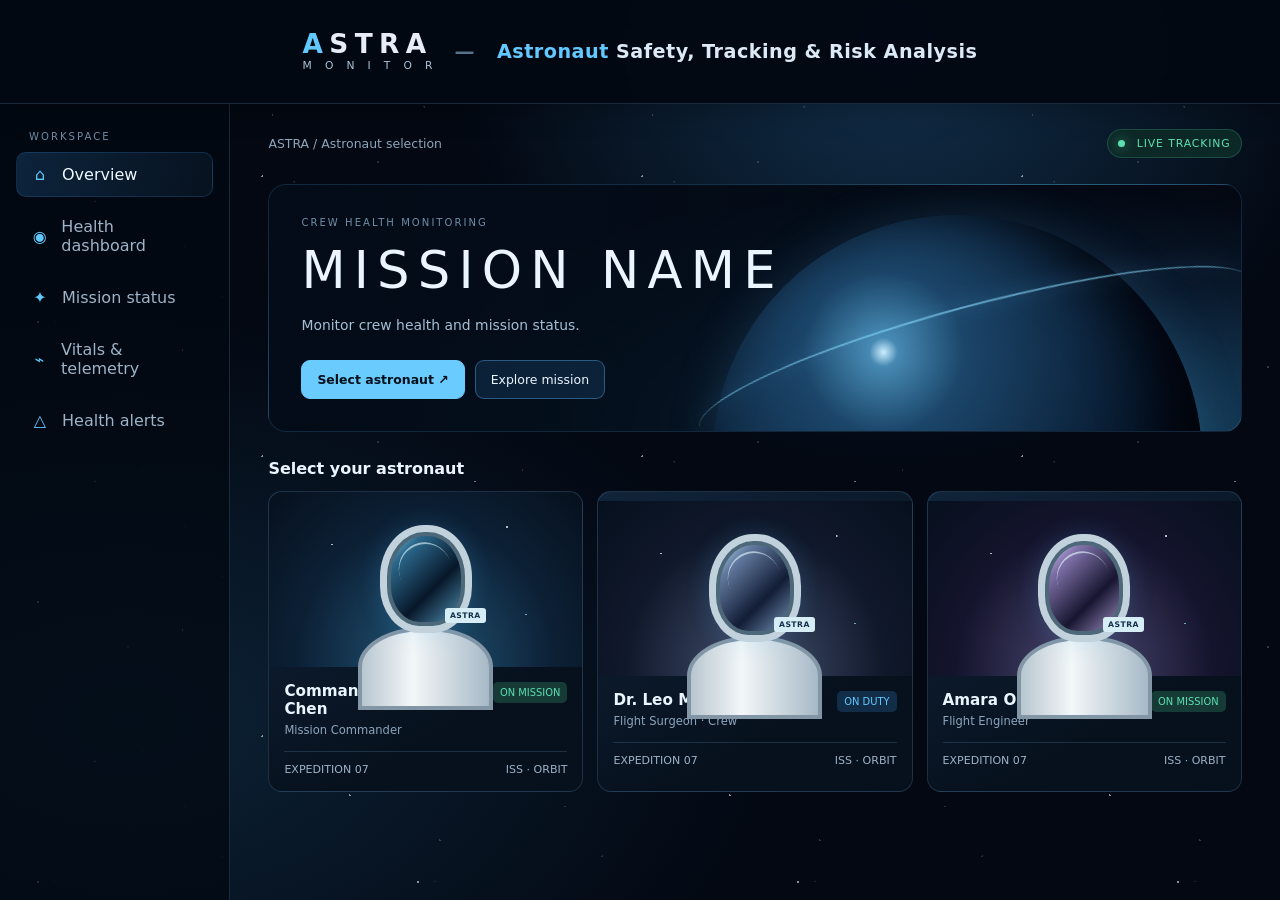
<file: index.html>
<!DOCTYPE html>
<html lang="en">
 <head>
  <meta charset="utf-8"/>
  <meta content="width=device-width, initial-scale=1.0" name="viewport"/>
  <title>
   ASTRA — Astronaut Health &amp; Mission Control
  </title>
  <link href="style.css" rel="stylesheet"/>
 </head>
 <body>
  <div class="stars">
  </div>
  <div id="intro">
   <div class="intro-mark">
    <div class="logo">
    <span>A</span>STRA
    </div>
    <div class="intro-line">
    </div>
    <div class="intro-sub">
    <h3>Astronaut Safety, Tracking & Risk Analysis</h3><h2>MONITOR
     <!-- Astronaut Systems · Telemetry · Research · Analytics -->
    </div>
   </div>
  </div>
  <header class="global-brandbar">
   <div class="global-brandbar-title">
    <div class="global-wordmark">
     <span class="global-brand"><span class="global-brand-accent">A</span>STRA</span>
     <span class="global-monitor"><span>M</span><span>O</span><span>N</span><span>I</span><span>T</span><span>O</span><span>R</span></span>
    </div>
    <span class="global-brandbar-divider">—</span>
    <span class="global-brandbar-description"><span class="global-title-accent">Astronaut</span> Safety, Tracking &amp; Risk Analysis</span>
   </div>
  </header>
  <div class="app">
   <aside class="sidebar">
    <div class="eyebrow" style="padding:0 13px 10px">
     Workspace
    </div>
    <nav aria-label="Main navigation" class="nav">
     <button class="active" data-screen="select">
      <span class="ico">
       ⌂
      </span>
      Overview
     </button>
     <button data-screen="dashboard">
      <span class="ico">
       ◉
      </span>
      Health dashboard
     </button>
     <button data-screen="mission">
      <span class="ico">
       ✦
      </span>
      Mission status
     </button>
     <button data-screen="vitals">
      <span class="ico">
       ⌁
      </span>
      Vitals &amp; telemetry
     </button>
     <button data-screen="alerts">
      <span class="ico">
       △
      </span>
      Health alerts
     </button>
    </nav>
</aside>
   <main class="main">
    <header class="topbar">
     <div class="crumb">
      ASTRA /
      <span id="crumb">
       Astronaut selection
      </span>
     </div>
     <div class="topright">
      <span class="live">
       <span class="status-dot">
       </span>
       LIVE TRACKING
      </span>
     </div>
    </header>
    <section class="screen active" id="select">
     <div class="hero">
      <div class="hero-content">
       <div class="eyebrow">
        Crew health monitoring
       </div>
       <h1>
        MISSION NAME
       </h1>
       <p>
        Monitor crew health and mission status.
       </p>
       <div class="hero-actions">
        <button class="btn primary" id="chooseBtn">
         Select astronaut ↗
        </button>
        <button class="btn" data-goto="mission">
         Explore mission
        </button>
       </div>
      </div>
     </div>
     <div class="section-head">
      <div>
       <h2>
        Select your astronaut
       </h2>
      </div>
     </div>
     <div class="cards">
      <button class="astronaut-card" data-astronaut="maya">
       <div class="portrait">
        <div class="helmet">
        </div>
        <div class="suit">
        </div>
        <span class="patch">
         ASTRA
        </span>
       </div>
       <div class="card-body">
        <div class="card-top">
         <div>
          <h3>
           Commander Maya Chen
          </h3>
          <div class="role">
           Mission Commander
          </div>
         </div>
         <span class="tag">
          ON MISSION
         </span>
        </div>
        <div class="card-meta">
         <span>
          EXPEDITION 07
         </span>
         <span>
          ISS · ORBIT
         </span>
        </div>
       </div>
      </button>
      <button class="astronaut-card" data-astronaut="leo">
       <div class="portrait" style="background:radial-gradient(ellipse at 50% 95%,#45516f,#10182b 58%,#06101d)">
        <div class="helmet" style="background:linear-gradient(135deg,#c2eaff,#61799e 24%,#121c35 62%,#82a6c9)">
        </div>
        <div class="suit">
        </div>
        <span class="patch">
         ASTRA
        </span>
       </div>
       <div class="card-body">
        <div class="card-top">
         <div>
          <h3>
           Dr. Leo Martínez
          </h3>
          <div class="role">
           Flight Surgeon · Crew
          </div>
         </div>
         <span class="tag blue">
          ON DUTY
         </span>
        </div>
        <div class="card-meta">
         <span>
          EXPEDITION 07
         </span>
         <span>
          ISS · ORBIT
         </span>
        </div>
       </div>
      </button>
      <button class="astronaut-card" data-astronaut="amara">
       <div class="portrait" style="background:radial-gradient(ellipse at 50% 95%,#4c4a73,#15142d 58%,#06101d)">
        <div class="helmet" style="background:linear-gradient(135deg,#e6d6ff,#7d70a7 24%,#17152f 62%,#b0a0d8)">
        </div>
        <div class="suit">
        </div>
        <span class="patch">
         ASTRA
        </span>
       </div>
       <div class="card-body">
        <div class="card-top">
         <div>
          <h3>
           Amara Okafor
          </h3>
          <div class="role">
           Flight Engineer
          </div>
         </div>
         <span class="tag">
          ON MISSION
         </span>
        </div>
        <div class="card-meta">
         <span>
          EXPEDITION 07
         </span>
         <span>
          ISS · ORBIT
         </span>
        </div>
       </div>
      </button>
     </div>
    </section>
    <section class="screen" id="dashboard">
     <div class="section-head" style="margin-top:0">
      <div>
       <div class="eyebrow">
        Crew health intelligence
       </div>
       <h2 style="font-size:1.5rem;margin-top:7px">
        Crew dashboard
       </h2>
       <p>
        Expedition 07 · Crew monitoring
       </p>
      </div>
      <button class="btn" data-goto="select">
       ↶ Change crew
      </button>
     </div>
     <div class="profile-scan-row">
<div class="crew-left-stack">
<div class="profile-strip">
      <div class="mini-portrait">
       <div class="helmet">
       </div>
      </div>
      <div class="profile-info">
       <div class="eyebrow" id="crew-role">
        MISSION COMMANDER
       </div>
       <h2 id="crew-name">
        Commander Maya Chen
       </h2>
       <p id="crew-sub">
        Expedition 07 · International Space Station · Orbit 412
       </p>
      </div>
     </div>
<div class="panel latest-update-card">
      <div class="panel-title">
       <h3>Latest update</h3>
      </div>
      <div class="latest-update-content">
       <span>No critical alerts</span>
       <span class="tag pulse latest-healthy-badge">HEALTHY</span>
      </div>
     </div>
</div>
<section class="astra-body-scan panel" aria-label="Astronaut body scan">
      <div class="panel-title">
       <h3>Astronaut body scan</h3>
       
      </div>
      <p class="scan-caption">Hover over the astronaut, to view the readings.</p>
      <div class="astra-scan-layout">
       <div class="astra-scan-stage" id="astraStage" tabindex="0" aria-label="Astronaut body scan. Hover or tap to reveal organs.">
        <svg viewBox="0 0 300 480" role="img" aria-label="Astronaut and body scan">

          <g id="stars"></g>
          <g class="figure">
          <!-- Spacesuit -->
          <g class="suit">
            <!-- Rounded helmet -->
            <path class="shade" d="M111 91C111 52 128 29 150 29S189 52 189 91C189 119 173 137 150 137S111 119 111 91Z"/>
            <ellipse class="part" cx="150" cy="88" rx="42" ry="49"/>
            <ellipse class="visor" cx="150" cy="88" rx="34" ry="40"/>
            <path class="glint" d="M126 72Q137 53 157 52"/>

            <!-- Anatomically shaped pressure suit: shoulders, tapered waist and limbs -->
            <path class="part" d="M112 145Q122 135 137 132L150 140L163 132Q178 135 188 145
              Q201 151 207 171L219 238Q221 252 208 257L197 260L187 205
              L190 280Q190 294 176 297L124 297Q110 294 110 280L113 205
              L103 260L92 257Q79 252 81 238L93 171Q99 151 112 145Z"/>
            <path class="shade" d="M125 139Q150 151 175 139L184 163Q177 177 150 177Q123 177 116 163Z"/>
            <path class="shade" d="M112 282Q150 293 188 282L184 315Q180 327 168 327H132Q120 327 116 315Z"/>
            <path class="part" d="M119 311Q133 317 146 315L143 413Q142 428 131 432L117 432Q108 428 109 414Z"/>
            <path class="part" d="M154 315Q167 317 181 311L191 414Q192 428 183 432L169 432Q158 428 157 413Z"/>
            <path class="shade" d="M109 416Q126 423 143 417L145 447Q145 458 134 460H111Q102 457 103 447Z"/>
            <path class="shade" d="M157 417Q174 423 191 416L197 447Q198 457 189 460H166Q155 458 155 447Z"/>

            <!-- Suit seams and chest telemetry panel -->
            <path class="seam" d="M116 278Q150 288 184 278"/>
            <path class="seam" d="M150 177V278"/>
            <rect class="visor" x="133" y="190" width="34" height="24" rx="6"/>
            <circle class="led a" cx="142" cy="202" r="2.5"/>
            <circle class="led b" cx="150" cy="202" r="2.5"/>
            <circle class="led c" cx="158" cy="202" r="2.5"/>
            <path class="seam" d="M98 245L109 249M202 245L191 249"/>
          </g>

          <!-- Body scan (same silhouette as the suit) -->
          <g class="body">
            <!-- Human-shaped scan outline, aligned to the suit silhouette -->
            <ellipse class="line skin" pathLength="1" cx="150" cy="88" rx="36" ry="44"/>
            <path class="line skin" pathLength="1" d="M139 128L139 142Q122 140 111 149Q99 158 96 180L84 239Q82 251 94 255L103 257L116 205L112 279Q111 294 126 298L174 298Q189 294 188 279L184 205L197 257L206 255Q218 251 216 239L204 180Q201 158 189 149Q178 140 161 142L161 128"/>
            <path class="line skin" pathLength="1" d="M126 298Q119 307 117 320L111 412Q110 428 121 432L132 432Q143 429 143 414L146 317"/>
            <path class="line skin" pathLength="1" d="M154 317L157 414Q157 429 168 432L179 432Q190 428 189 412L183 320Q181 307 174 298"/>
            <!-- Mind -->
            <ellipse class="organ" data-vital="mind" cx="150" cy="80" rx="26" ry="22"><title>Mind: stress level</title></ellipse>

            <!-- Lungs -->
            <path class="organ" data-vital="lungs" d="M116 172Q104 202 112 232Q136 238 144 218L144 178Q130 166 116 172Z"><title>Lungs: SpO2</title></path>
            <path class="organ" data-vital="lungs" d="M184 172Q196 202 188 232Q164 238 156 218L156 178Q170 166 184 172Z"><title>Lungs: SpO2</title></path>

            <!-- Heart -->
            <g transform="translate(160 214) scale(1.5) translate(-160 -214)">
              <path class="organ beat" data-vital="heart" d="M160 232C142 216 142 200 152 200C157 200 160 204 160 207C160 204 164 200 169 200C179 200 179 216 160 232Z"><title>Heart: heart rate</title></path>
            </g>

            <circle class="ring" cx="160" cy="214" r="14"/>

            <!-- Core temperature -->
            <g class="organ core" data-vital="temp"><title>Body temperature</title>
              <rect x="120" y="246" width="60" height="36" rx="12"/>
              <rect class="tube" x="146" y="250" width="8" height="18" rx="4"/>
              <rect class="solid mercury" x="147.5" y="251.5" width="5" height="15" rx="2.5"/>
              <circle class="solid" cx="150" cy="272" r="6"/>
            </g>
          </g>
          </g>
        </svg>
        <div class="astra-scan-tip" id="astraTip"><span id="astraTipLabel"></span><b id="astraTipValue"></b></div>
       </div>
       <div class="astra-scan-values">
        <div class="scan-value" data-scan="heart"><span>Heart rate</span><strong><b id="scanHeart">72</b> <small>bpm</small></strong></div>
        <div class="scan-value" data-scan="mind"><span>Stress level</span><strong><b id="scanMind">30</b> <small>/ 100</small></strong><i><em id="scanMindBar"></em></i></div>
        <div class="scan-value" data-scan="lungs"><span>Blood oxygen</span><strong><b id="scanLungs">98</b> <small>%</small></strong></div>
        <div class="scan-value" data-scan="temp"><span>Body temperature</span><strong><b id="scanTemp">36.8</b> <small>°C</small></strong></div>
       </div>
      </div>
      
     </section>
</div>

     <div class="dashboard-grid">
      <div class="panel">
       <div class="panel-title">
        <h3>
         Heart rate
        </h3>
        <span>
         LAST 10 SECONDS
        </span>
       </div>
       <svg aria-label="Simulated heart rate waveform" class="chart" preserveaspectratio="none" viewbox="0 0 600 150">
        <defs>
         <lineargradient id="area" x1="0" x2="0" y1="0" y2="1">
          <stop offset="0" stop-color="#54d8ff" stop-opacity=".22">
          </stop>
          <stop offset="1" stop-color="#54d8ff" stop-opacity="0">
          </stop>
         </lineargradient>
        </defs>
        <g stroke="#183149" stroke-width="1">
         <path d="M0 25H600M0 60H600M0 95H600M0 130H600">
         </path>
         <path d="M100 0V150M200 0V150M300 0V150M400 0V150M500 0V150">
         </path>
        </g>
        <path d="M0 78 L30 78 L40 72 L50 85 L61 78 L72 78 L83 78 L92 32 L101 119 L110 60 L120 78 L160 78 L170 73 L180 84 L190 78 L220 78 L230 31 L239 119 L248 60 L258 78 L300 78 L310 73 L320 84 L330 78 L360 78 L370 31 L379 119 L388 60 L398 78 L440 78 L450 73 L460 84 L470 78 L500 78 L510 31 L519 119 L528 60 L538 78 L600 78 L600 150 L0 150Z" fill="url(#area)" id="waveArea">
        </path>
        <path d="M0 78 L30 78 L40 72 L50 85 L61 78 L72 78 L83 78 L92 32 L101 119 L110 60 L120 78 L160 78 L170 73 L180 84 L190 78 L220 78 L230 31 L239 119 L248 60 L258 78 L300 78 L310 73 L320 84 L330 78 L360 78 L370 31 L379 119 L388 60 L398 78 L440 78 L450 73 L460 84 L470 78 L500 78 L510 31 L519 119 L528 60 L538 78 L600 78" fill="none" id="waveLine" stroke="#69dcff" stroke-linecap="round" stroke-linejoin="round" stroke-width="2">
        </path>
       </svg>
       <div class="chart-labels">
        <span>
         −10 sec
        </span>
        <span>
         −7.5 sec
        </span>
        <span>
         −5 sec
        </span>
        <span>
         −2.5 sec
        </span>
        <span>
         NOW
        </span>
       </div>
      </div>
      <div class="panel">
       <div class="panel-title">
        <h3>
         Health status
        </h3>
        <span>
         STATUS CHECK
        </span>
       </div>
       <div class="health-list">
        <div class="health-row">
         <div class="health-icon">
          ♥
         </div>
         <div>
          Cardiovascular
          <small>
           Heart rate &amp; rhythm
          </small>
          <div class="bar">
           <span style="width:91%">
           </span>
          </div>
         </div>
         <div class="health-value" style="color:var(--green)">
          Normal
         </div>
        </div>
        <div class="health-row">
         <div class="health-icon">
          ◉
         </div>
         <div>
          Respiratory
          <small>
           Oxygen &amp; respiration
          </small>
          <div class="bar">
           <span style="width:98%">
           </span>
          </div>
         </div>
         <div class="health-value" style="color:var(--green)">
          Normal
         </div>
        </div>
        <div class="health-row">
         <div class="health-icon">
          ⌁
         </div>
         <div>
          Thermoregulation
          <small>
           Core temperature
          </small>
          <div class="bar">
           <span style="width:85%">
           </span>
          </div>
         </div>
         <div class="health-value" style="color:var(--green)">
          Normal
         </div>
        </div>
        <div class="health-row">
         <div class="health-icon">
          ☾
         </div>
         <div>
          Sleep &amp; recovery
          <small>
           Last rest period
          </small>
          <div class="bar">
           <span style="width:76%">
           </span>
          </div>
         </div>
         <div class="health-value" style="color:var(--green)">
          Good
         </div>
        </div>
       </div>
      </div>
     </div>
     
    </section>
    <section class="screen" id="mission">
     <div class="section-head" style="margin-top:0">
      <div>
       <div class="eyebrow">
        Expedition 07
       </div>
       <h2 style="font-size:1.5rem;margin-top:7px">
        Mission status
       </h2>
       <p>
        Mission overview and crew readiness.
       </p>
      </div>
      <span class="live">
       <span class="status-dot">
       </span>
       MISSION ACTIVE
      </span>
     </div>
     <div class="mission-layout">
      <div class="panel mission-visual">
       <div class="eyebrow" style="position:relative;z-index:2">
        ORBITAL VIEW · SIMULATION
       </div>
       <div class="planet">
       </div>
       <div class="orbit">
       </div>
      </div>
      <div class="panel">
       <div class="panel-title">
        <h3>
         Mission overview
        </h3>
        <span>
         ASTRA / ISS
        </span>
       </div>
       <div class="mission-facts">
        <div class="fact">
         <span>
          Mission
         </span>
         <strong>
          Expedition 07
         </strong>
        </div>
        <div class="fact">
         <span>
          Destination
         </span>
         <strong>
          Low Earth Orbit
         </strong>
        </div>
        <div class="fact">
         <span>
          Mission elapsed
         </span>
         <strong>
          18d 06h 42m
         </strong>
        </div>
        <div class="fact">
         <span>
          Crew readiness
         </span>
         <strong style="color:var(--green)">
          Nominal · 98%
         </strong>
        </div>
        <div class="fact">
         <span>
          Next health check
         </span>
         <strong>
          15:00 UTC
         </strong>
        </div>
        <div class="fact">
         <span>
          Communications
         </span>
         <strong style="color:var(--green)">
          Connected
         </strong>
        </div>
       </div>
      </div>
     </div>
     <div class="section-head">
      <div>
       <h2>
        Mission timeline
       </h2>
       <p>
        Mission milestones
       </p>
      </div>
     </div>
     <div class="panel table-wrap">
      <table class="data-table">
       <thead>
        <tr>
         <th>
          TIME (UTC)
         </th>
         <th>
          EVENT
         </th>
         <th>
          DETAIL
         </th>
         <th>
          STATUS
         </th>
        </tr>
       </thead>
       <tbody>
        <tr>
         <td>
          08:00
         </td>
         <td>
          Daily health baseline
         </td>
         <td>
          Biometric calibration complete
         </td>
         <td>
          <span class="status-pill">
           Complete
          </span>
         </td>
        </tr>
        <tr>
         <td>
          10:30
         </td>
         <td>
          Systems inspection
         </td>
         <td>
          Life-support diagnostics
         </td>
         <td>
          <span class="status-pill">
           Complete
          </span>
         </td>
        </tr>
        <tr>
         <td>
          14:32
         </td>
         <td>
          Telemetry sync
         </td>
         <td>
          All crew wearables connected
         </td>
         <td>
          <span class="status-pill">
           Complete
          </span>
         </td>
        </tr>
        <tr>
         <td>
          15:00
         </td>
         <td>
          Scheduled health check
         </td>
         <td>
          Vitals review and wellbeing survey
         </td>
         <td>
          <span class="status-pill warning">
           Upcoming
          </span>
         </td>
        </tr>
       </tbody>
      </table>
     </div>
    </section>
    <section class="screen" id="vitals">
     <div class="section-head" style="margin-top:0">
      <div>
       <div class="eyebrow">
        Live biosensors
       </div>
       <h2 style="font-size:1.5rem;margin-top:7px">
        Vitals &amp; telemetry
       </h2>
       <p>
        Demo readings refresh automatically.
       </p>
      </div>
      <span class="live">
       <span class="status-dot">
       </span>
       STREAM ACTIVE
      </span>
     </div>
     <div class="metric-grid">
      <div class="metric">
       <div class="metric-label">
        HEART RATE
       </div>
       <div class="metric-value">
        <span id="hr2">
         68
        </span>
        <span class="unit">
         bpm
        </span>
       </div>
       <div class="metric-foot">
        Expected demo range: 60–100
       </div>
      </div>
      <div class="metric">
       <div class="metric-label">
        SPO₂
       </div>
       <div class="metric-value">
        <span id="spo22">
         98
        </span>
        <span class="unit">
         %
        </span>
       </div>
       <div class="metric-foot">
        Expected demo range: 95–100%
       </div>
      </div>
      <div class="metric">
       <div class="metric-label">
        TEMPERATURE
       </div>
       <div class="metric-value">
        <span id="temp2">
         36.7
        </span>
        <span class="unit">
         °C
        </span>
       </div>
       <div class="metric-foot">
        Simulated core temperature
       </div>
      </div>
      <div class="metric">
       <div class="metric-label">
        STRESS INDEX
       </div>
       <div class="metric-value">
        <span id="stress2">
         24
        </span>
        <span class="unit">
         / 100
        </span>
       </div>
       <div class="metric-foot">
        Simulated wellness indicator
       </div>
      </div>
     </div>
     <div class="panel">
      <div class="panel-title">
       <h3>
        Live readings
       </h3>
       <span id="lastSync">
        SYNCED JUST NOW
       </span>
      </div>
      <div class="table-wrap">
       <table class="data-table">
        <thead>
         <tr>
          <th>
           PARAMETER
          </th>
          <th>
           READING
          </th>
          <th>
           UNIT
          </th>
          <th>
           DEMO INTERPRETATION
          </th>
          <th>
           FEED
          </th>
         </tr>
        </thead>
        <tbody id="vitalsRows">
         <tr>
          <td>
           Heart rate
          </td>
          <td>
           68
          </td>
          <td>
           bpm
          </td>
          <td>
           Within illustrative range
          </td>
          <td>
           <span class="status-pill">
            Live
           </span>
          </td>
         </tr>
         <tr>
          <td>
           Oxygen saturation
          </td>
          <td>
           98
          </td>
          <td>
           %
          </td>
          <td>
           Nominal
          </td>
          <td>
           <span class="status-pill">
            Live
           </span>
          </td>
         </tr>
         <tr>
          <td>
           Body temperature
          </td>
          <td>
           36.7
          </td>
          <td>
           °C
          </td>
          <td>
           Stable
          </td>
          <td>
           <span class="status-pill">
            Live
           </span>
          </td>
         </tr>
         <tr>
          <td>
           Stress index
          </td>
          <td>
           24
          </td>
          <td>
           /100
          </td>
          <td>
           Low
          </td>
          <td>
           <span class="status-pill">
            Live
           </span>
          </td>
         </tr>
        </tbody>
       </table>
      </div>
     </div>
     <p class="footnote">
      Demo values only — not real medical measurements.
     </p>
    </section>
    <section class="screen" id="alerts">
     <div class="section-head" style="margin-top:0">
      <div>
       <div class="eyebrow">
        Crew safety
       </div>
       <h2 style="font-size:1.5rem;margin-top:7px">
        Health alerts
       </h2>
       <p>
        Current system alerts.
       </p>
      </div>
      <span class="tag">
       0 CRITICAL
      </span>
     </div>
     <div class="panel">
      <div class="panel-title">
       <h3>
        Alert center
       </h3>
       <span>
        LAST 24 HOURS
       </span>
      </div>
      <div class="alert" style="background:#0b2925;border-color:#5ce0b02b">
       <div style="font-size:1.1rem;color:var(--green)">
        ✓
       </div>
       <div>
        <strong style="color:var(--green)">
         All clear · Sensors online
        </strong>
        <p>
         All demo sensors are connected. No active critical alerts.
        </p>
       </div>
      </div>
      <div class="alert">
       <div style="font-size:1.1rem;color:var(--amber)">
        ◷
       </div>
       <div>
        <strong>
         Scheduled check-in · 15:00 UTC
        </strong>
        <p>
         Routine crew check-in is scheduled.
        </p>
       </div>
      </div>
      <div class="alert" style="background:#0b1c2d;border-color:#61c9ff2b">
       <div style="font-size:1.1rem;color:var(--blue)">
        ↻
       </div>
       <div>
        <strong style="color:var(--blue)">
         Telemetry synchronized
        </strong>
        <p>
         Wearable sensor feed last synchronized at
         <span id="alertTime">
          14:32 UTC
         </span>
         . Link status is nominal.
        </p>
       </div>
      </div>
     </div>
     <p class="footnote">
      Demo only. Not for medical decisions or emergency response.
     </p>
    </section>
   </main>
  </div>
  <div class="toast" id="toast" role="status">
  </div>
  <script>
   const crew = {
      maya: {
        name: 'Commander Maya Chen',
        role: 'MISSION COMMANDER',
        sub: 'Expedition 07 · International Space Station · Orbit 412',
        hr: 68,
        spo2: 98,
        temp: 36.7,
        stress: 24
      },
      leo: {
        name: 'Dr. Leo Martínez',
        role: 'FLIGHT SURGEON · CREW',
        sub: 'Expedition 07 · International Space Station · Orbit 412',
        hr: 72,
        spo2: 99,
        temp: 36.6,
        stress: 19
      },
      amara: {
        name: 'Amara Okafor',
        role: 'FLIGHT ENGINEER',
        sub: 'Expedition 07 · International Space Station · Orbit 412',
        hr: 65,
        spo2: 98,
        temp: 36.8,
        stress: 27
      }
    };

    let selected = 'maya';

    const screens = [...document.querySelectorAll('.screen')];
    const nav = [...document.querySelectorAll('.nav button')];
    const crumb = document.getElementById('crumb');
    const toast = document.getElementById('toast');

    let toastTimer;

    function notify(msg) {
      toast.textContent = msg;
      toast.classList.add('show');

      clearTimeout(toastTimer);
      toastTimer = setTimeout(() => {
        toast.classList.remove('show');
      }, 2400);
    }

    function go(id) {
      screens.forEach((screen) => {
        screen.classList.toggle('active', screen.id === id);
      });

      nav.forEach((button) => {
        button.classList.toggle('active', button.dataset.screen === id);
      });

      const names = {
        select: 'Astronaut selection',
        dashboard: 'Health dashboard',
        mission: 'Mission status',
        vitals: 'Vitals & telemetry',
        alerts: 'Health alerts'
      };

      crumb.textContent = names[id] || id;
      window.scrollTo({ top: 0, behavior: 'smooth' });
    }

    function updateCrew(key) {
      selected = key;

      const astronaut = crew[key];

      document.getElementById('crew-name').textContent = astronaut.name;
      document.getElementById('crew-role').textContent = astronaut.role;
      document.getElementById('crew-sub').textContent = astronaut.sub;

      setValues(astronaut);
      go('dashboard');
      notify(astronaut.name + ' selected · Dashboard ready');
    }

    function setValues(astronaut) {
      ['hr', 'spo2', 'temp', 'stress'].forEach((key) => {
        const element = document.getElementById(key);
        if (element) {
          element.textContent = astronaut[key];
        }

        const secondaryElement = document.getElementById(key + '2');
        if (secondaryElement) {
          secondaryElement.textContent = astronaut[key];
        }
      });
    }

    document.querySelectorAll('[data-astronaut]').forEach((button) => {
      button.addEventListener('click', () => {
        updateCrew(button.dataset.astronaut);
      });
    });

    document.getElementById('chooseBtn').addEventListener('click', () => {
      document.querySelector('.section-head').scrollIntoView({
        behavior: 'smooth',
        block: 'start'
      });

      notify('Choose a crew member to continue');
    });

    nav.forEach((button) => {
      button.addEventListener('click', () => {
        go(button.dataset.screen);
      });
    });

    document.querySelectorAll('[data-goto]').forEach((button) => {
      button.addEventListener('click', () => {
        go(button.dataset.goto);
      });
    });

    function tick() {
      const now = new Date();

      document.getElementById('clock').textContent =
        now.toISOString().slice(11, 19);

      const astronaut = crew[selected];

      astronaut.hr = Math.max(
        60,
        Math.min(
          82,
          astronaut.hr + (Math.random() > 0.5 ? 1 : -1) *
            (Math.random() > 0.55 ? 1 : 0)
        )
      );

      astronaut.spo2 = Math.max(
        96,
        Math.min(
          99,
          astronaut.spo2 +
            (Math.random() > 0.6 ? 1 : Math.random() < 0.25 ? -1 : 0)
        )
      );

      astronaut.temp = +Math.max(
        36.4,
        Math.min(37.0, astronaut.temp + (Math.random() - 0.5) * 0.1)
      ).toFixed(1);

      astronaut.stress = Math.max(
        12,
        Math.min(
          39,
          astronaut.stress + Math.round((Math.random() - 0.52) * 3)
        )
      );

      setValues(astronaut);

      const values = [
        ['Heart rate', astronaut.hr, 'bpm', 'Within illustrative range'],
        ['Oxygen saturation', astronaut.spo2, '%', 'Nominal'],
        ['Body temperature', astronaut.temp, '°C', 'Stable'],
        [
          'Stress index',
          astronaut.stress,
          '/100',
          astronaut.stress < 30 ? 'Low' : 'Moderate'
        ]
      ];

      const rows = document.getElementById('vitalsRows');

      if (rows) {
        rows.innerHTML = values.map((value) => `
          <tr>
            <td>${value[0]}</td>
            <td>${value[1]}</td>
            <td>${value[2]}</td>
            <td>${value[3]}</td>
            <td><span class="status-pill">Live</span></td>
          </tr>
        `).join('');
      }

      document.getElementById('lastSync').textContent =
        'SYNCED ' + now.toISOString().slice(11, 19) + ' UTC';
    }

    setValues(crew[selected]);
    tick();
    setInterval(tick, 2800);
  </script>
 
<script>
(() => {
 const stage=document.getElementById('astraStage');
 if(!stage) return;
 const $=id=>document.getElementById(id);
 const organs=stage.querySelectorAll('.organ');
 const values={heart:72,mind:30,lungs:98,temp:36.8};
 const labels={heart:['Heart rate',()=>values.heart+' bpm'],mind:['Stress',()=>values.mind+' / 100'],lungs:['SpO₂',()=>values.lungs+'%'],temp:['Temperature',()=>values.temp.toFixed(1)+' °C']};
 const rand=(a,b)=>a+Math.random()*(b-a);
 let active=null, activeOrgan=null;
 const highlight=(key,organ)=>{
   active=key; activeOrgan=key?(organ||stage.querySelector('.organ[data-vital="'+key+'"]')):null;
   stage.classList.toggle('focus',!!key);
   organs.forEach(o=>o.classList.toggle('on',o.dataset.vital===key));
   document.querySelectorAll('.scan-value').forEach(c=>c.classList.toggle('on',c.dataset.scan===key));
   const tip=$('astraTip'); tip.classList.toggle('show',!!key);
   if(key){tip.style.left='50%';tip.style.top=Math.max(28,activeOrgan.getBBox().y/480*100)+'%';$('astraTipLabel').textContent=labels[key][0];$('astraTipValue').textContent=labels[key][1]();}
 };
 organs.forEach(o=>{
   o.addEventListener('mouseenter',()=>highlight(o.dataset.vital,o));
   o.addEventListener('mouseleave',()=>highlight(null));
   o.addEventListener('click',e=>{e.stopPropagation();if(stage.classList.contains('open'))highlight(o.dataset.vital,o);});
 });
 document.querySelectorAll('.scan-value').forEach(c=>{
   c.addEventListener('mouseenter',()=>{stage.classList.add('peek');highlight(c.dataset.scan);});
   c.addEventListener('mouseleave',()=>{stage.classList.remove('peek');highlight(null);});
 });
 const toggle=()=>{stage.classList.toggle('open');highlight(null);};
 stage.addEventListener('click',toggle);
 stage.addEventListener('keydown',e=>{if(e.key==='Enter'||e.key===' '){e.preventDefault();toggle();}});

 const renderHeartWave=(bpm)=>{
   const line=$('waveLine'), area=$('waveArea');
   if(!line || !area) return;
   const points=[];
   const seconds=10;
   const beats=Math.max(1,Math.round(bpm*seconds/60));
   const beatWidth=600/beats;
   const baseline=78;
   const pulse=[
     [0,0],[.10,0],[.15,-2],[.19,-5],[.23,0],
     [.34,0],[.39,5],[.43,0],[.47,-42],[.51,32],
     [.55,-11],[.60,0],[.72,0],[.78,-3],[.84,0],[1,0]
   ];
   for(let beat=0;beat<beats;beat++){
     const offset=beat*beatWidth;
     for(const [phase,delta] of pulse){
       const x=offset+phase*beatWidth;
       if(x<=600) points.push([x,baseline+delta]);
     }
   }
   points.sort((a,b)=>a[0]-b[0]);
   const d='M '+points.map(([x,y])=>`${x.toFixed(1)} ${y.toFixed(1)}`).join(' L ');
   line.setAttribute('d',d);
   area.setAttribute('d',d+' L 600 150 L 0 150 Z');
 };
 const update=()=>{
   values.heart=Math.round(rand(68,77)); values.mind=Math.round(rand(26,36)); values.lungs=Math.round(rand(97,99)); values.temp=rand(36.6,37);
   $('scanHeart').textContent=values.heart;
   renderHeartWave(values.heart); $('scanMind').textContent=values.mind; $('scanLungs').textContent=values.lungs; $('scanTemp').textContent=values.temp.toFixed(1);
   $('scanMindBar').style.width=values.mind+'%';
   stage.style.setProperty('--beat',(60/values.heart)+'s');
   const mercury=stage.querySelector('.mercury'); if(mercury) mercury.style.setProperty('--lvl',(values.temp-35.5)/2);
   if(active){$('astraTipValue').textContent=labels[active][1]();}
 };
 update(); setInterval(update,3000);
})();
</script>

</body>
</html>
</file>
<file: style.css>
:root {
    --bg: #030812;
    --panel: rgba(10,20,35,.78);
    --line: rgba(132,183,225,.18);
    --muted: #8da5bc;
    --text: #eaf5ff;
    --blue: #61c9ff;
    --cyan: #7df4f0;
    --green: #5ce0b0;
    --amber: #ffc875;
    --red: #ff7887
}

* {
    box-sizing: border-box
}

html,body {
    margin: 0;
    min-height: 100%;
    background: var(--bg);
    color: var(--text);
    font-family: Inter,ui-sans-serif,system-ui,-apple-system,"Segoe UI",sans-serif
}

body {
    overflow-x: hidden;
    background: radial-gradient(ellipse at 70% 5%,#12304b 0,transparent 35%),radial-gradient(ellipse at 10% 80%,#0c2236 0,transparent 40%),#030812
}

button {
    font: inherit;
    color: inherit;
    cursor: pointer
}

button:focus-visible {
    outline: 2px solid var(--cyan);
    outline-offset: 3px
}

.stars,.stars:before,.stars:after {
    position: fixed;
    inset: 0;
    pointer-events: none;
    content: "";
    background-image: radial-gradient(1px 1px at 10% 15%,#fff 99%,transparent),radial-gradient(1px 1px at 25% 72%,#9dd9ff 99%,transparent),radial-gradient(1px 1px at 48% 25%,#fff 99%,transparent),radial-gradient(1px 1px at 69% 63%,#fff 99%,transparent),radial-gradient(1px 1px at 88% 22%,#b6e5ff 99%,transparent),radial-gradient(1px 1px at 92% 84%,#fff 99%,transparent);
    background-size: 380px 280px;
    opacity: .55;
    z-index: 0
}

.stars:before {
    transform: translate(90px,45px);
    opacity: .35
}

.stars:after {
    transform: translate(-40px,120px);
    opacity: .25
}

#intro {
    position: fixed;
    inset: 0;
    z-index: 20;
    display: grid;
    place-items: center;
    background: radial-gradient(ellipse at center,#102b45 0,#030812 62%);
    animation: introOut .6s ease 1.45s forwards
}

.intro-mark {
    text-align: center;
    animation: logoIn 1s ease both
}

.logo {
    font-size: clamp(3.2rem, 10vw, 7rem);
    letter-spacing: 0.12em;
    font-weight: 300;
    margin-right: -0.12em;
    text-shadow: 0 0 30px #55baff55;
}

.logo span {
    color: var(--blue)
}

.intro-line {
    width: 0;
    height: 1px;
    margin: 18px auto;
    background: linear-gradient(90deg,transparent,var(--cyan),transparent);
    animation: lineIn .8s ease .3s forwards
}

.intro-sub {
    font-size: .65rem;
    letter-spacing: .34em;
    color: #a9c3da;
    text-transform: uppercase;
    opacity: 0;
    animation: fadeIn .6s ease .55s forwards
}

@keyframes logoIn {
    from {
        opacity: 0;
        transform: translateY(12px);
        letter-spacing: 0.25em;
    }

    to {
        opacity: 1;
        transform: none;
        letter-spacing: 0.12em;
    }
}

@keyframes lineIn {
    to {
        width: min(360px,70vw)
    }
}
@keyframes fadeIn {
    to {
        opacity: 1
    }
}
@keyframes introOut {
    to {
        opacity: 0;
        visibility: hidden;
        pointer-events: none
    }
}

.app {
    position: relative;
    z-index: 1;
    min-height: 100vh;
    max-width: 1600px;
    margin: auto;
    display: grid;
    grid-template-columns: 230px minmax(0,1fr);
    opacity: 0;
    animation: appIn .7s ease 1.7s forwards
}

@keyframes appIn {
    to {
        opacity: 1
    }
}

.sidebar {
    border-right: 1px solid var(--line);
    background: rgba(3,9,18,.78);
    padding: 27px 16px;
    display: flex;
    flex-direction: column;
    min-height: 100vh
}

.brand {
    font-size: 1.4rem;
    letter-spacing: 0.22em;
    font-weight: 600;
    padding: 0 13px 35px
}

.brand span {
    color: var(--blue)
}

.eyebrow {
    font-size: .63rem;
    letter-spacing: .2em;
    text-transform: uppercase;
    color: #718da6
}

.nav {
    display: grid;
    gap: 7px
}

.nav button {
    display: flex;
    align-items: center;
    gap: 12px;
    padding: 12px 13px;
    border: 1px solid transparent;
    background: transparent;
    border-radius: 10px;
    color: #9eb3c8;
    text-align: left;
    transition: all .25s
}

.nav button:hover,.nav button.active {
    color: #eff9ff;
    background: linear-gradient(100deg,#133252aa,#0a1827aa);
    border-color: #4baeff2b
}

.nav .ico {
    width: 20px;
    text-align: center;
    color: var(--blue)
}

.side-bottom {
    margin-top: auto;
    border: 1px solid var(--line);
    background: #081523;
    padding: 14px;
    border-radius: 12px
}

.status-dot {
    display: inline-block;
    width: 7px;
    height: 7px;
    border-radius: 50%;
    background: var(--green);
    box-shadow: 0 0 12px #5ce0b0aa;
    margin-right: 7px
}

.side-bottom small {
    color: var(--muted);
    font-size: .73rem
}

.main {
    min-width: 0;
    padding: 25px clamp(16px,3vw,42px) 36px
}

.topbar {
    display: flex;
    align-items: center;
    justify-content: space-between;
    gap: 16px;
    margin-bottom: 26px
}

.crumb {
    color: var(--muted);
    font-size: .78rem
}

.topright {
    display: flex;
    align-items: center;
    gap: 18px;
    font-size: .78rem;
    color: #b5c8d9
}

.live {
    border: 1px solid #5ce0b033;
    background: #0d2927;
    padding: 7px 10px;
    border-radius: 20px;
    color: var(--green);
    font-size: .68rem;
    letter-spacing: .08em
}

.screen {
    display: none;
    animation: screenIn .35s ease
}

.screen.active {
    display: block
}

@keyframes screenIn {
    from {
        opacity: 0;
        transform: translateY(7px)
    }
    to {
        opacity: 1;
        transform: none
    }
}
.hero {
    position: relative;
    min-height: 235px;
    overflow: hidden;
    border: 1px solid #5ca9e52d;
    border-radius: 18px;
    padding: 32px;
    display: flex;
    align-items: center;
    background: linear-gradient(90deg,rgba(3,12,24,.97) 0%,rgba(3,12,24,.82) 43%,rgba(3,12,24,.08) 100%),radial-gradient(ellipse at 75% 100%,#2d7897 0,#153b58 22%,#09172a 48%,#030812 70%);
    margin-bottom: 22px
}
.hero:before {
    content: "";
    position: absolute;
    width: 490px;
    height: 490px;
    right: 4%;
    top: 30px;
    border-radius: 50%;
    background: radial-gradient(circle at 35% 28%,#cceeff 0,#4689b2 3%,#1b4569 17%,#07182d 55%,#020711 68%);
    box-shadow: inset -32px -8px 60px #02050d,0 0 50px #5bbcff26
}
.hero:after {
    content: "";
    position: absolute;
    width: 570px;
    height: 95px;
    right: -2%;
    top: 120px;
    border-radius: 50%;
    border-top: 2px solid #8cdfff9c;
    transform: rotate(-15deg);
    filter: drop-shadow(0 0 9px #5bbcff)
}
.hero-content {
    position: relative;
    z-index: 2;
    max-width: 570px
}
.hero h1 {
    font-size: clamp(2rem,4vw,3.5rem);
    font-weight: 300;
    letter-spacing: .16em;
    margin: 12px 0
}
.hero p {
    color: #a6bfd4;
    max-width: 430px;
    line-height: 1.7;
    font-size: .87rem
}
.hero-actions {
    display: flex;
    gap: 10px;
    margin-top: 22px;
    flex-wrap: wrap
}
.btn {
    border: 1px solid #5ebdff60;
    background: #12304b99;
    padding: 11px 15px;
    border-radius: 9px;
    font-size: .78rem;
    transition: all .2s
}
.btn.primary {
    background: #6acbff;
    color: #03101b;
    border-color: #6acbff;
    font-weight: 650
}
.btn:hover {
    transform: translateY(-2px);
    filter: brightness(1.12)
}
.section-head {
    display: flex;
    justify-content: space-between;
    align-items: end;
    margin: 27px 0 13px;
    gap: 10px
}
.section-head h2 {
    font-size: 1rem;
    font-weight: 550;
    margin: 0
}
.section-head p {
    font-size: .75rem;
    color: var(--muted);
    margin: 5px 0 0
}
.cards {
    display: grid;
    grid-template-columns: repeat(3,minmax(0,1fr));
    gap: 14px
}
.astronaut-card {
    position: relative;
    overflow: hidden;
    text-align: left;
    border: 1px solid var(--line);
    border-radius: 14px;
    padding: 0;
    background: linear-gradient(150deg,#10243a,#07111e 70%);
    transition: transform .25s,border-color .25s,box-shadow .25s
}
.astronaut-card:hover {
    transform: translateY(-4px);
    border-color: #69caff80;
    box-shadow: 0 12px 36px #0007
}
.portrait {
    height: 175px;
    position: relative;
    display: grid;
    place-items: center;
    background: radial-gradient(ellipse at 50% 95%,#225678,#0c2035 58%,#06101d)
}
.portrait:before {
    content: "";
    position: absolute;
    inset: 0;
    background-image: radial-gradient(1px 1px at 20% 30%,#fff 99%,transparent),radial-gradient(1px 1px at 76% 20%,#fff 99%,transparent),radial-gradient(1px 1px at 82% 70%,#9bdfff 99%,transparent);
    opacity: .7
}
.helmet {
    width: 92px;
    height: 108px;
    border: 7px solid #c2d2dc;
    border-radius: 48% 48% 43% 43%;
    background: linear-gradient(135deg,#9de4ff 0%,#2b688c 22%,#071729 60%,#5aa0c4 100%);
    box-shadow: inset 0 0 0 4px #4d6879,0 0 24px #4cbaff2c;
    position: relative;
    z-index: 1
}
.helmet:after {
    content: "";
    position: absolute;
    inset: 10px 13px 27px 12px;
    border-radius: 50%;
    border-top: 2px solid #e6faff99;
    transform: rotate(-22deg)
}
.suit {
    position: absolute;
    bottom: -43px;
    width: 135px;
    height: 83px;
    border-radius: 48% 48% 0 0;
    background: linear-gradient(90deg,#b8c6d0,#f3f7f8 40%,#a7b9c7);
    border: 4px solid #8296a6;
    z-index: 0
}
.patch {
    position: absolute;
    z-index: 2;
    top: 116px;
    left: calc(50% + 19px);
    font-size: .48rem;
    color: #13304a;
    background: #d7edf5;
    padding: 3px 5px;
    border-radius: 3px;
    font-weight: 800;
    letter-spacing: .06em
}
.card-body {
    padding: 15px
}
.card-top {
    display: flex;
    justify-content: space-between;
    gap: 8px;
    align-items: start
}
.card-body h3 {
    font-size: .95rem;
    margin: 0 0 5px;
    font-weight: 550
}
.role {
    color: var(--muted);
    font-size: .72rem
}
.tag {
    font-size: .62rem;
    padding: 5px 7px;
    border-radius: 5px;
    background: #163b37;
    color: var(--green);
    white-space: nowrap
}
.tag.blue {
    background: #122d48;
    color: var(--blue)
}
.card-meta {
    display: flex;
    justify-content: space-between;
    border-top: 1px solid var(--line);
    margin-top: 14px;
    padding-top: 11px;
    color: #9db2c7;
    font-size: .69rem
}
.panel {
    border: 1px solid var(--line);
    background: linear-gradient(145deg,rgba(12,25,41,.9),rgba(5,13,24,.9));
    border-radius: 14px;
    padding: 18px
}
.profile-strip {
    display: flex;
    align-items: center;
    gap: 18px;
    padding: 20px;
    background: linear-gradient(100deg,#10263b,#07111f);
    border: 1px solid var(--line);
    border-radius: 14px;
    margin-bottom: 16px
}
.mini-portrait {
    width: 74px;
    height: 74px;
    border-radius: 12px;
    display: grid;
    place-items: center;
    background: radial-gradient(circle,#1b5375,#081422)
}
.mini-portrait .helmet {
    transform: scale(.53);
    flex-shrink: 0
}
.profile-info {
    flex: 1
}
.profile-info h2 {
    font-size: 1.25rem;
    font-weight: 500;
    margin: 0 0 6px
}
.profile-info p {
    color: var(--muted);
    font-size: .77rem;
    margin: 0
}
.metric-grid {
    display: grid;
    grid-template-columns: repeat(4,minmax(0,1fr));
    gap: 13px;
    margin-bottom: 15px
}
.metric {
    border: 1px solid var(--line);
    background: #0a1725d9;
    border-radius: 12px;
    padding: 16px
}
.metric-label {
    font-size: .7rem;
    color: var(--muted);
    display: flex;
    justify-content: space-between;
    gap: 8px
}
.metric-value {
    font-size: 1.65rem;
    font-weight: 500;
    letter-spacing: -.04em;
    margin: 12px 0 4px
}
.unit {
    font-size: .72rem;
    color: #9bb2c7;
    letter-spacing: 0
}
.metric-foot {
    font-size: .67rem;
    color: var(--green)
}
.metric-foot.warn {
    color: var(--amber)
}
.dashboard-grid {
    display: grid;
    grid-template-columns: 1.15fr .85fr;
    gap: 14px
}
.panel-title {
    display: flex;
    justify-content: space-between;
    align-items: center;
    margin-bottom: 16px
}
.panel-title h3 {
    font-size: .9rem;
    font-weight: 550;
    margin: 0
}
.panel-title span {
    font-size: .68rem;
    color: var(--muted)
}
.chart {
    height: 150px;
    width: 100%;
    display: block
}
.chart-labels {
    display: flex;
    justify-content: space-between;
    color: #6f8aa4;
    font-size: .65rem;
    margin-top: 3px
}
.health-list {
    display: grid;
    gap: 12px
}
.health-row {
    display: grid;
    grid-template-columns: 34px 1fr auto;
    align-items: center;
    gap: 10px;
    font-size: .76rem
}
.health-icon {
    width: 32px;
    height: 32px;
    border-radius: 9px;
    display: grid;
    place-items: center;
    background: #102b40;
    color: var(--blue)
}
.health-row small {
    display: block;
    color: var(--muted);
    font-size: .66rem;
    margin-top: 3px
}
.health-value {
    font-size: .77rem
}
.bar {
    height: 4px;
    background: #1b2a3b;
    border-radius: 4px;
    margin-top: 7px;
    overflow: hidden
}
.bar span {
    display: block;
    height: 100%;
    background: linear-gradient(90deg,#43a9f5,#65e2cb);
    border-radius: 4px
}
.alert {
    display: flex;
    gap: 11px;
    padding: 12px;
    border-radius: 10px;
    background: #34281766;
    border: 1px solid #f6c06c2a;
    margin-top: 14px;
    font-size: .74rem
}
.alert strong {
    display: block;
    color: #ffd28b;
    font-weight: 550;
    margin-bottom: 3px
}
.alert p {
    margin: 0;
    color: #aebed0;
    line-height: 1.5
}
.mission-layout {
    display: grid;
    grid-template-columns: 1fr 1fr;
    gap: 14px
}
.mission-visual {
    min-height: 255px;
    position: relative;
    overflow: hidden;
    background: radial-gradient(ellipse at 50% 120%,#1b6786,#0b243d 50%,#030812 85%)
}
.planet {
    position: absolute;
    width: 230px;
    height: 230px;
    border-radius: 50%;
    left: 50%;
    top: 55%;
    transform: translate(-50%,-50%);
    background: radial-gradient(circle at 32% 25%,#6ca9ca,#194d73 38%,#07172a 70%);
    box-shadow: inset -24px -10px 38px #020711,0 0 35px #4daaff35
}
.orbit {
    position: absolute;
    width: 340px;
    height: 110px;
    border: 1px solid #75d7ff80;
    border-radius: 50%;
    left: 50%;
    top: 57%;
    transform: translate(-50%,-50%) rotate(-20deg)
}
.orbit:after {
    content: "✦";
    position: absolute;
    right: 18px;
    top: 14px;
    color: #d7f8ff;
    font-size: 18px;
    text-shadow: 0 0 12px #61c9ff
}
.mission-facts {
    display: grid;
    gap: 0
}
.fact {
    display: flex;
    justify-content: space-between;
    gap: 12px;
    padding: 14px 0;
    border-bottom: 1px solid var(--line);
    font-size: .78rem
}
.fact:last-child {
    border: 0
}
.fact span {
    color: var(--muted)
}
.table-wrap {
    overflow: auto
}
.data-table {
    width: 100%;
    border-collapse: collapse;
    font-size: .75rem
}
.data-table th {
    text-align: left;
    color: #7794ae;
    font-weight: 500;
    background: #0c1a2a;
    padding: 12px
}
.data-table td {
    padding: 13px 12px;
    border-bottom: 1px solid var(--line);
    color: #c5d6e5
}
.status-pill {
    display: inline-flex;
    align-items: center;
    gap: 6px
}
.status-pill:before {
    content: "";
    width: 6px;
    height: 6px;
    background: var(--green);
    border-radius: 50%
}
.status-pill.warning:before {
    background: var(--amber)
}
.toast {
    position: fixed;
    bottom: 24px;
    right: 24px;
    z-index: 30;
    background: #10283a;
    border: 1px solid #5ebdff55;
    border-radius: 10px;
    padding: 12px 16px;
    box-shadow: 0 10px 35px #0008;
    font-size: .78rem;
    opacity: 0;
    transform: translateY(8px);
    transition: .25s;
    pointer-events: none
}
.toast.show {
    opacity: 1;
    transform: none
}
.footnote {
    font-size: .65rem;
    color: #6e879f;
    margin-top: 17px
}
.back-btn {
    border: 0;
    background: transparent;
    color: var(--blue);
    font-size: .76rem;
    padding: 0
}
.pulse {
    animation: pulse 2s infinite
}
@keyframes pulse {
    50% {
        box-shadow: 0 0 0 5px #5ce0b01a
    }
}
@media(max-width: 1000px) {
    .app {
        grid-template-columns: 190px 1fr
    }
    .metric-grid {
        grid-template-columns: repeat(2,1fr)
    }
    .cards {
        grid-template-columns: repeat(2,1fr)
    }
    .dashboard-grid {
        grid-template-columns: 1fr
    }
    .hero:before {
        right: -22%
    }
    .hero:after {
        right: -28%
    }
}
@media(max-width: 680px) {
    .app {
        display: block
    }
    .sidebar {
        min-height: auto;
        padding: 15px;
        border-right: 0;
        border-bottom: 1px solid var(--line)
    }
    .brand {
        padding: 0 6px 15px
    }
    .nav {
        display: flex;
        overflow: auto
    }
    .nav button {
        white-space: nowrap;
        padding: 9px
    }
    .side-bottom {
        display: none
    }
    .main {
        padding: 18px 13px
    }
    .topbar {
        margin-bottom: 16px
    }
    .hero {
        padding: 22px;
        min-height: 250px
    }
    .hero:before {
        right: -60%;
        opacity: .7
    }
    .hero:after {
        right: -80%
    }
    .cards {
        grid-template-columns: 1fr
    }
    .portrait {
        height: 145px
    }
    .metric-grid {
        grid-template-columns: repeat(2,minmax(0,1fr));
        gap: 8px
    }
    .metric {
        padding: 12px
    }
    .metric-value {
        font-size: 1.35rem
    }
    .mission-layout {
        grid-template-columns: 1fr
    }
    .profile-strip {
        padding: 13px;
        gap: 10px
    }
    .live {
        display: none
    }
    .topright {
        gap: 7px
    }
    .dashboard-grid {
        grid-template-columns: 1fr
    }
}


/* Centered interactive astronaut body scan */
.astra-body-scan { margin: 14px 0; }
.astra-scan-layout { display:grid; grid-template-columns:minmax(230px, 340px) minmax(220px, 1fr); gap:22px; align-items:center; max-width:780px; margin:0 auto; }
.astra-scan-stage { position:relative; overflow:hidden; max-width:340px; width:100%; margin:0 auto; padding:10px; border:1px solid var(--line, #29445c); border-radius:18px; background:radial-gradient(circle at 50% 42%, rgba(50,160,210,.13), transparent 65%), rgba(5,15,29,.55); cursor:pointer; }
.astra-scan-stage svg { display:block; width:100%; height:auto; transform:perspective(800px) rotateY(var(--scan-ry,0deg)) rotateX(var(--scan-rx,0deg)); transition:transform .25s ease-out; }
.astra-scan-stage .figure { animation:astraFloat 5s ease-in-out infinite; }
@keyframes astraFloat { 50% { transform:translateY(-6px); } }
.astra-scan-stage .suit,.astra-scan-stage .body { transition:opacity .5s ease,transform .5s ease; transform-origin:50% 55%; }
.astra-scan-stage .body { opacity:0; transform:scale(1.05); pointer-events:none; }
.astra-scan-stage:is(:hover,.open,.peek,:focus-visible) .suit { opacity:0; transform:scale(.94); pointer-events:none; }
.astra-scan-stage:is(:hover,.open,.peek,:focus-visible) .body { opacity:1; transform:scale(1); pointer-events:auto; }
.astra-scan-stage .part { fill:#e9edf5; stroke:#9fabc0; stroke-width:3; }
.astra-scan-stage .shade { fill:#9fabc0; }
.astra-scan-stage .visor { fill:#0a1220; }
.astra-scan-stage .glint { fill:none; stroke:#fff; stroke-opacity:.45; stroke-width:5; stroke-linecap:round; }
.astra-scan-stage .seam { fill:none; stroke:#9fabc0; stroke-width:2; }
.astra-scan-stage .led.a { fill:#ff5d5d; }.astra-scan-stage .led.b { fill:#4dff9a; }.astra-scan-stage .led.c { fill:#4fd8ff; }
.astra-scan-stage .line { fill:none; stroke:#4fd8ff; stroke-width:2; stroke-linecap:round; stroke-linejoin:round; stroke-dasharray:1; stroke-dashoffset:1; transition:stroke-dashoffset 1s; }
.astra-scan-stage:is(:hover,.open,.peek) .line { stroke-dashoffset:0; }
.astra-scan-stage .skin { fill:rgba(79,216,255,.10); }
.astra-scan-stage .organ { --scan-c:#4fd8ff; fill:var(--scan-c); fill-opacity:.35; stroke:var(--scan-c); stroke-width:2; cursor:pointer; transition:fill-opacity .2s,filter .2s,opacity .2s; }
.astra-scan-stage .organ[data-vital="heart"] { --scan-c:#ff4d7d; }
.astra-scan-stage .organ[data-vital="mind"] { --scan-c:#a98bff; }
.astra-scan-stage .organ[data-vital="lungs"] { --scan-c:#4fd8ff; }
.astra-scan-stage .organ[data-vital="temp"] { --scan-c:#ffb04d; }
.astra-scan-stage .organ:hover,.astra-scan-stage .organ.on { fill-opacity:.9; filter:drop-shadow(0 0 7px var(--scan-c)); }
.astra-scan-stage .organ .solid { fill:var(--scan-c); stroke:none; }
.astra-scan-stage .organ .tube { fill:none; stroke:var(--scan-c); stroke-width:1.5; }
.astra-scan-stage .mercury { transform-box:fill-box; transform-origin:bottom; transform:scaleY(var(--lvl,.6)); transition:transform .7s; }
.astra-scan-stage .ring { fill:none; stroke:#ff4d7d; stroke-width:1.5; pointer-events:none; animation:astraRing .85s ease-out infinite; transform-box:fill-box; transform-origin:center; }
@keyframes astraRing { to { transform:scale(2.3); opacity:0; } }
.astra-scan-stage .beat { transform-box:fill-box; transform-origin:center; animation:astraBeat .85s infinite; }
@keyframes astraBeat { 15% { transform:scale(1.13); } 30% { transform:scale(.97); } 45% { transform:scale(1.08); } }
.astra-scan-stage .star { fill:#4fd8ff; opacity:.45; animation:astraTwinkle 3s ease-in-out infinite; }
@keyframes astraTwinkle { 50% { opacity:.08; } }
.astra-scan-tip { position:absolute; z-index:3; left:50%; top:18%; transform:translate(-50%,-100%) scale(.92); opacity:0; pointer-events:none; display:flex; gap:8px; white-space:nowrap; padding:6px 11px; border:1px solid #4fd8ff; border-radius:30px; background:#0d1b2b; color:#dbeeff; font-size:.8rem; transition:opacity .2s; }
.astra-scan-tip.show { opacity:1; transform:translate(-50%,-100%) scale(1); }
.astra-scan-tip b { color:#4fd8ff; }
.astra-scan-values { display:grid; gap:10px; }
.scan-value { padding:12px 15px; border:1px solid rgba(110,160,195,.22); border-left:4px solid #4fd8ff; border-radius:12px; background:rgba(8,22,38,.55); opacity:.72; transition:opacity .2s,transform .2s; }
.scan-value[data-scan="heart"] { border-left-color:#ff4d7d; }
.scan-value[data-scan="mind"] { border-left-color:#a98bff; }
.scan-value[data-scan="temp"] { border-left-color:#ffb04d; }
.scan-value.on { opacity:1; transform:translateX(4px); }
.scan-value span { display:block; color:#a9bed1; font-size:.8rem; }
.scan-value strong { display:block; margin-top:3px; font-size:1.65rem; color:#eef7ff; }
.scan-value small { font-size:.78rem; color:#a9bed1; font-weight:500; }
.scan-value i { display:block; height:5px; margin-top:7px; overflow:hidden; background:#23364a; border-radius:5px; }
.scan-value em { display:block; height:100%; width:30%; background:#a98bff; border-radius:5px; }
.scan-demo-note { margin-top:10px; color:#91a7ba; font-size:.72rem; text-align:center; }
@media(max-width:720px) { .astra-scan-layout { grid-template-columns:1fr; } .astra-scan-stage { max-width:300px; } .astra-scan-values { grid-template-columns:repeat(2,minmax(0,1fr)); } }
@media(prefers-reduced-motion:reduce) { .astra-scan-stage *, .astra-scan-stage *::before { animation:none!important; transition:none!important; } }


/* Crew identity at left, interactive astronaut scan at right */
.profile-scan-row {
  display: grid;
  grid-template-columns: minmax(190px, 0.30fr) minmax(0, 1fr);
  gap: 14px;
  align-items: stretch;
  margin-bottom: 14px;
}
.profile-scan-row .profile-strip {
  margin: 0;
  min-width: 0;
  flex-direction: column;
  align-items: flex-start;
  justify-content: flex-start;
  gap: 14px;
  padding: 18px;
}
.profile-scan-row .profile-info { flex: initial; min-width: 0; }
.profile-scan-row .profile-info h2 { overflow-wrap: anywhere; }
.profile-scan-row .profile-info p { line-height: 1.5; }
.profile-scan-row .tag { align-self: flex-start; }
.profile-scan-row .astra-body-scan { min-width: 0; margin: 0; }
.profile-scan-row .astra-scan-layout {
  grid-template-columns: minmax(150px, .85fr) minmax(160px, 1fr);
  gap: 14px;
  max-width: none;
}
.profile-scan-row .astra-scan-stage { max-width: 245px; }
.profile-scan-row .scan-caption { font-size: .82rem; }
.profile-scan-row .astra-scan-values { min-width: 0; }
.profile-scan-row .scan-value { padding: 10px 12px; }
@media (max-width: 900px) {
  .profile-scan-row { grid-template-columns: 1fr; }
  .profile-scan-row .profile-strip {
    flex-direction: row;
    align-items: center;
  }
  .profile-scan-row .astra-scan-stage { max-width: 270px; }
}
@media (max-width: 520px) {
  .profile-scan-row .profile-strip { flex-wrap: wrap; }
  .profile-scan-row .astra-scan-layout { grid-template-columns: 1fr; }
  .profile-scan-row .astra-scan-values { grid-template-columns: repeat(2,minmax(0,1fr)); }
}

/* Tighter body-scan and vitals alignment */
.profile-scan-row .astra-scan-layout {
  grid-template-columns: minmax(175px, 215px) minmax(180px, 1fr);
  gap: 8px;
  justify-content: stretch;
  align-items: center;
  max-width: none;
  margin: 0;
}
.profile-scan-row .astra-scan-stage {
  width: 100%;
  max-width: 215px;
  margin: 0;
  padding: 6px;
}
.profile-scan-row .astra-scan-values {
  width: 100%;
  gap: 8px;
}
.profile-scan-row .scan-value { padding: 9px 11px; }
@media (max-width: 900px) {
  .profile-scan-row .astra-scan-layout {
    grid-template-columns: minmax(160px, 215px) minmax(180px, 1fr);
    gap: 8px;
  }
}
@media (max-width: 560px) {
  .profile-scan-row .astra-scan-layout { grid-template-columns: 1fr; }
  .profile-scan-row .astra-scan-stage { margin: 0 auto; }
}

/* Refined scan proportions: larger astronaut, narrower vital cards */
.profile-scan-row .astra-scan-layout {
  grid-template-columns: minmax(210px, 270px) minmax(230px, 380px);
  justify-content: center;
  gap: 12px;
  max-width: none;
}
.profile-scan-row .astra-scan-stage {
  max-width: 270px;
  padding: 7px;
}
.profile-scan-row .astra-scan-values {
  width: 100%;
  max-width: 380px;
  justify-self: start;
}
.profile-scan-row .scan-value {
  padding: 9px 12px;
}
@media (max-width: 900px) {
  .profile-scan-row .astra-scan-layout {
    grid-template-columns: minmax(190px, 250px) minmax(210px, 1fr);
    gap: 10px;
  }
}
@media (max-width: 560px) {
  .profile-scan-row .astra-scan-layout { grid-template-columns: 1fr; }
  .profile-scan-row .astra-scan-stage { max-width: 270px; margin: 0 auto; }
  .profile-scan-row .astra-scan-values { max-width: none; }
}


/* Stack crew profile and latest update in the left column.
   The stack stretches to the same height as the astronaut scan panel. */
.profile-scan-row {
  align-items: stretch;
}
.profile-scan-row .crew-left-stack {
  display: flex;
  flex-direction: column;
  gap: 12px;
  min-width: 0;
  height: 100%;
}
.profile-scan-row .crew-left-stack .profile-strip {
  flex: 1 1 0;
  min-height: 0;
}
.profile-scan-row .crew-left-stack .latest-update-card {
  flex: 1 1 0;
  min-height: 0;
  margin: 0 !important;
  display: flex;
  flex-direction: column;
  justify-content: center;
}
.profile-scan-row .astra-body-scan {
  height: 100%;
  box-sizing: border-box;
}
@media (max-width: 900px) {
  .profile-scan-row .crew-left-stack { height: auto; }
  .profile-scan-row .crew-left-stack .profile-strip,
  .profile-scan-row .crew-left-stack .latest-update-card { flex: initial; }
}


/* Refined left stack proportions and concise latest-update status */
.profile-scan-row .crew-left-stack {
  display: flex;
  flex-direction: column;
  gap: 10px;
  height: 100%;
  min-height: 0;
}
.profile-scan-row .crew-left-stack .profile-strip {
  flex: 3 1 0;
  min-height: 0;
  padding: 22px 18px;
  justify-content: flex-start;
}
.profile-scan-row .crew-left-stack .latest-update-card {
  flex: 1 1 0;
  min-height: 0;
  margin: 0 !important;
  padding: 13px 15px;
  display: flex;
  flex-direction: column;
  justify-content: center;
}
.latest-update-card .panel-title {
  margin-bottom: 8px;
}
.latest-update-content {
  display: flex;
  align-items: center;
  justify-content: space-between;
  gap: 8px;
  color: #b9cada;
  font-size: .78rem;
  line-height: 1.35;
}
.latest-update-card .latest-healthy-badge {
  flex: 0 0 auto;
  margin: 0;
}
@media (max-width: 900px) {
  .profile-scan-row .crew-left-stack { height: auto; }
  .profile-scan-row .crew-left-stack .profile-strip { flex: initial; }
  .profile-scan-row .crew-left-stack .latest-update-card { flex: initial; }
}


/* Small spacing refinements */
.profile-scan-row .crew-left-stack .profile-strip {
  gap: 18px;
  padding-top: 25px;
  padding-bottom: 25px;
}
.profile-scan-row .profile-info h2 {
  margin-bottom: 10px;
}
.profile-scan-row .profile-info p {
  line-height: 1.7;
  margin-top: 3px;
}
.profile-scan-row .profile-info .eyebrow,
.profile-scan-row .profile-info .role,
.profile-scan-row .profile-info .tag {
  margin-top: 7px;
}
.profile-scan-row .astra-scan-layout {
  gap: 18px;
}
.profile-scan-row .astra-scan-stage {
  margin-right: 0;
}


/* Increase separation between the astronaut illustration and vital cards */
.profile-scan-row .astra-scan-layout {
  column-gap: 30px;
}
@media (max-width: 900px) {
  .profile-scan-row .astra-scan-layout {
    column-gap: 24px;
  }
}
@media (max-width: 560px) {
  .profile-scan-row .astra-scan-layout {
    column-gap: 0;
    row-gap: 18px;
  }
}


/* Latest Update: compact title-to-message spacing and badge below the alert */
.latest-update-card .panel-title {
  margin-bottom: 3px;
}
.latest-update-content {
  display: flex;
  flex-direction: column;
  align-items: flex-start;
  justify-content: flex-start;
  gap: 4px;
}
.latest-update-card .latest-healthy-badge {
  margin: 0;
}


/* Rebalance left column: shorter astronaut profile, taller Latest Update */
.profile-scan-row .crew-left-stack {
  gap: 10px;
  height: 100%;
}
.profile-scan-row .crew-left-stack .profile-strip {
  flex: 2 1 0;
  min-height: 0;
  padding-top: 15px;
  padding-bottom: 15px;
  gap: 11px;
}
.profile-scan-row .crew-left-stack .latest-update-card {
  flex: 3 1 0;
  min-height: 0;
  padding: 16px 15px;
  justify-content: flex-start;
}
.latest-update-card .panel-title {
  margin-bottom: 10px;
}
.latest-update-content {
  gap: 9px;
  line-height: 1.6;
}
.latest-update-card .latest-healthy-badge {
  animation: pulse 2s infinite;
}
@media (max-width: 900px) {
  .profile-scan-row .crew-left-stack .profile-strip,
  .profile-scan-row .crew-left-stack .latest-update-card {
    flex: initial;
  }
}


/* Left-column height ratio: astronaut profile 60%, Latest Update 40% */
.profile-scan-row .crew-left-stack .profile-strip {
  flex: 3 1 0;
}
.profile-scan-row .crew-left-stack .latest-update-card {
  flex: 2 1 0;
}
@media (max-width: 900px) {
  .profile-scan-row .crew-left-stack .profile-strip,
  .profile-scan-row .crew-left-stack .latest-update-card {
    flex: initial;
  }
}


/* Fill the 60% astronaut profile panel with evenly distributed content */
.profile-scan-row .crew-left-stack .profile-strip {
  display: flex;
  flex-direction: column;
  justify-content: space-evenly;
  gap: 0;
  padding-top: 22px;
  padding-bottom: 22px;
}
.profile-scan-row .crew-left-stack .profile-strip > * {
  margin-top: 0;
  margin-bottom: 0;
}

/* Center the Latest Update content vertically and add clear separation */
.profile-scan-row .crew-left-stack .latest-update-card {
  display: flex;
  flex-direction: column;
  justify-content: center;
  align-items: stretch;
  padding: 18px 15px;
}
.profile-scan-row .crew-left-stack .latest-update-card .panel-title {
  margin-bottom: 18px;
  text-align: center;
}
.profile-scan-row .crew-left-stack .latest-update-content {
  display: flex;
  flex-direction: column;
  align-items: center;
  justify-content: center;
  gap: 16px;
  text-align: center;
  line-height: 1.6;
}
.profile-scan-row .crew-left-stack .latest-update-card .latest-healthy-badge {
  align-self: center;
  margin: 0;
}
@media (max-width: 900px) {
  .profile-scan-row .crew-left-stack .profile-strip {
    justify-content: flex-start;
    gap: 12px;
  }
}


/* Reduce the space above the Latest Update heading */
.profile-scan-row .crew-left-stack .latest-update-card {
  padding-top: 9px;
}
.profile-scan-row .crew-left-stack .latest-update-card .panel-title {
  margin-top: 0;
}


/* Final left-column height ratio: astronaut profile 70%, Latest Update 30% */
.profile-scan-row .crew-left-stack .profile-strip {
  flex: 7 1 0;
}
.profile-scan-row .crew-left-stack .latest-update-card {
  flex: 3 1 0;
}
@media (max-width: 900px) {
  .profile-scan-row .crew-left-stack .profile-strip,
  .profile-scan-row .crew-left-stack .latest-update-card {
    flex: initial;
  }
}


/* Profile card: distribute the helmet and crew details evenly through its full height */
.profile-scan-row .crew-left-stack .profile-strip {
  display: flex;
  flex-direction: column;
  align-items: stretch;
  justify-content: space-evenly;
  gap: 0;
  padding: 16px;
  box-sizing: border-box;
  min-height: 0;
}
.profile-scan-row .profile-strip .mini-portrait {
  align-self: center;
  flex: 0 0 74px;
  margin: 0;
}
.profile-scan-row .profile-strip .profile-info {
  flex: 0 0 auto;
  width: 100%;
}
.profile-scan-row .profile-strip .profile-info .eyebrow {
  margin: 0 0 4px;
}
.profile-scan-row .profile-strip .profile-info h2 {
  margin: 0 0 8px;
}
.profile-scan-row .profile-strip .profile-info p {
  margin: 0;
  line-height: 1.7;
}


/* Fine-tune profile spacing: bring helmet up and separate name from expedition line */
.profile-scan-row .crew-left-stack .profile-strip {
  padding-top: 5px;
}
.profile-scan-row .profile-strip .profile-info h2 {
  margin-bottom: 15px;
}


/* Latest Update: left-align the alert message and enlarge the HEALTHY status */
.profile-scan-row .crew-left-stack .latest-update-content {
  align-items: stretch;
  text-align: left;
}
.profile-scan-row .crew-left-stack .latest-update-content > span:first-child {
  align-self: flex-start;
  text-align: left;
}
.profile-scan-row .crew-left-stack .latest-update-card .latest-healthy-badge {
  align-self: center;
  font-size: 14px;
  padding: 8px 20px;
  min-width: 112px;
  text-align: center;
}


/* Persistent global title bar */
.global-brandbar {
    position: fixed;
    z-index: 1000;
    top: 0;
    left: 0;
    right: 0;
    min-height: 62px;
    box-sizing: border-box;
    display: flex;
    align-items: center;
    padding: 0 clamp(18px, 3vw, 44px);
    background: rgba(3, 9, 18, .96);
    border-bottom: 1px solid var(--line);
    box-shadow: 0 8px 24px rgba(0, 0, 0, .22);
    backdrop-filter: blur(14px);
}
.global-brandbar-title {
    display: flex;
    align-items: center;
    gap: 12px;
    color: #dceaf7;
    font-size: .96rem;
    font-weight: 550;
    letter-spacing: .025em;
}
.global-brand {
    color: var(--cyan);
    font-weight: 750;
    letter-spacing: .22em;
}
.global-brandbar-divider {
    color: #56718a;
}
.app {
    padding-top: 62px;
}
.sidebar {
    position: sticky;
    top: 62px;
    height: calc(100vh - 62px);
    min-height: calc(100vh - 62px);
    box-sizing: border-box;
    align-self: start;
    overflow-y: auto;
}
@media (max-width: 700px) {
    .global-brandbar {
        min-height: 56px;
        padding-inline: 14px;
    }
    .global-brandbar-title {
        gap: 8px;
        font-size: .78rem;
    }
    .app {
        padding-top: 56px;
    }
    .sidebar {
        top: 56px;
        height: calc(100vh - 56px);
        min-height: calc(100vh - 56px);
    }
}


/* Refined fixed navbar: reveal after the intro animation and center the wordmark */
.global-brandbar {
    min-height: 84px;
    justify-content: center;
    padding: 0 24px;
    opacity: 0;
    animation: appIn .7s ease 1.7s forwards;
}
.global-brandbar-title {
    justify-content: center;
    width: 100%;
    gap: 18px;
    text-align: center;
    font-size: 1.2rem;
    font-weight: 600;
}
.global-brand {
    color: #e5eef8;
    font-size: 1.55rem;
    font-weight: 650;
    letter-spacing: .24em;
    white-space: nowrap;
}
.global-brand-accent {
    color: var(--blue);
}
.global-brandbar-divider {
    font-size: 1.25rem;
}
.app {
    padding-top: 84px;
}
.sidebar {
    top: 84px;
    height: calc(100vh - 84px);
    min-height: calc(100vh - 84px);
}
@media (max-width: 700px) {
    .global-brandbar {
        min-height: 72px;
        padding-inline: 12px;
    }
    .global-brandbar-title {
        gap: 9px;
        font-size: .9rem;
    }
    .global-brand {
        font-size: 1.25rem;
        letter-spacing: .18em;
    }
    .global-brandbar-divider {
        font-size: 1rem;
    }
    .app {
        padding-top: 72px;
    }
    .sidebar {
        top: 72px;
        height: calc(100vh - 72px);
        min-height: calc(100vh - 72px);
    }
}


/* Sidebar system-status panel removed from the layout */
.sidebar .system-status,
.sidebar .sidebar-status {
    display: none !important;
}


/* Two-line ASTRA / MONITOR wordmark in the centered fixed navbar */
.global-brandbar {
    min-height: 104px;
}
.global-brandbar-title {
    width: auto;
    max-width: 100%;
    gap: 22px;
    justify-content: center;
    text-align: left;
    font-size: 1.2rem;
}
.global-wordmark {
    display: flex;
    flex-direction: column;
    align-items: center;
    justify-content: center;
    gap: 1px;
    line-height: 1;
    flex: 0 0 auto;
}
.global-brand {
    display: block;
    font-size: 1.65rem;
    letter-spacing: .24em;
    line-height: 1;
}
.global-monitor {
    display: block;
    color: #a9c3da;
    font-family: inherit;
    font-size: .67rem;
    font-weight: 500;
    letter-spacing: .34em;
    line-height: 1.25;
    padding-left: .34em;
}
.global-brandbar-divider {
    align-self: center;
}
.global-brandbar-description {
    display: block;
    font-size: 1.2rem;
    font-weight: 600;
}
.app {
    padding-top: 104px;
}
.sidebar {
    top: 104px;
    height: calc(100vh - 104px);
    min-height: calc(100vh - 104px);
}
@media (max-width: 700px) {
    .global-brandbar {
        min-height: 88px;
    }
    .global-brandbar-title {
        gap: 10px;
        font-size: .82rem;
    }
    .global-brand {
        font-size: 1.3rem;
    }
    .global-monitor {
        font-size: .55rem;
    }
    .global-brandbar-description {
        font-size: .82rem;
    }
    .global-brandbar-divider {
        font-size: .85rem;
    }
    .app {
        padding-top: 88px;
    }
    .sidebar {
        top: 88px;
        height: calc(100vh - 88px);
        min-height: calc(100vh - 88px);
    }
}


/* Make MONITOR span exactly the visual width of the ASTRA wordmark */
.global-wordmark {
    align-items: stretch;
}
.global-brand {
    align-self: center;
}
.global-monitor {
    width: 100%;
    box-sizing: border-box;
    display: flex;
    justify-content: space-between;
    align-items: center;
    padding: 0;
    letter-spacing: 0;
    white-space: nowrap;
}
.global-monitor > span {
    display: block;
}


/* Match the word Astronaut to the blue ASTRA initial */
.global-title-accent {
    color: var(--blue);
}
</file>
